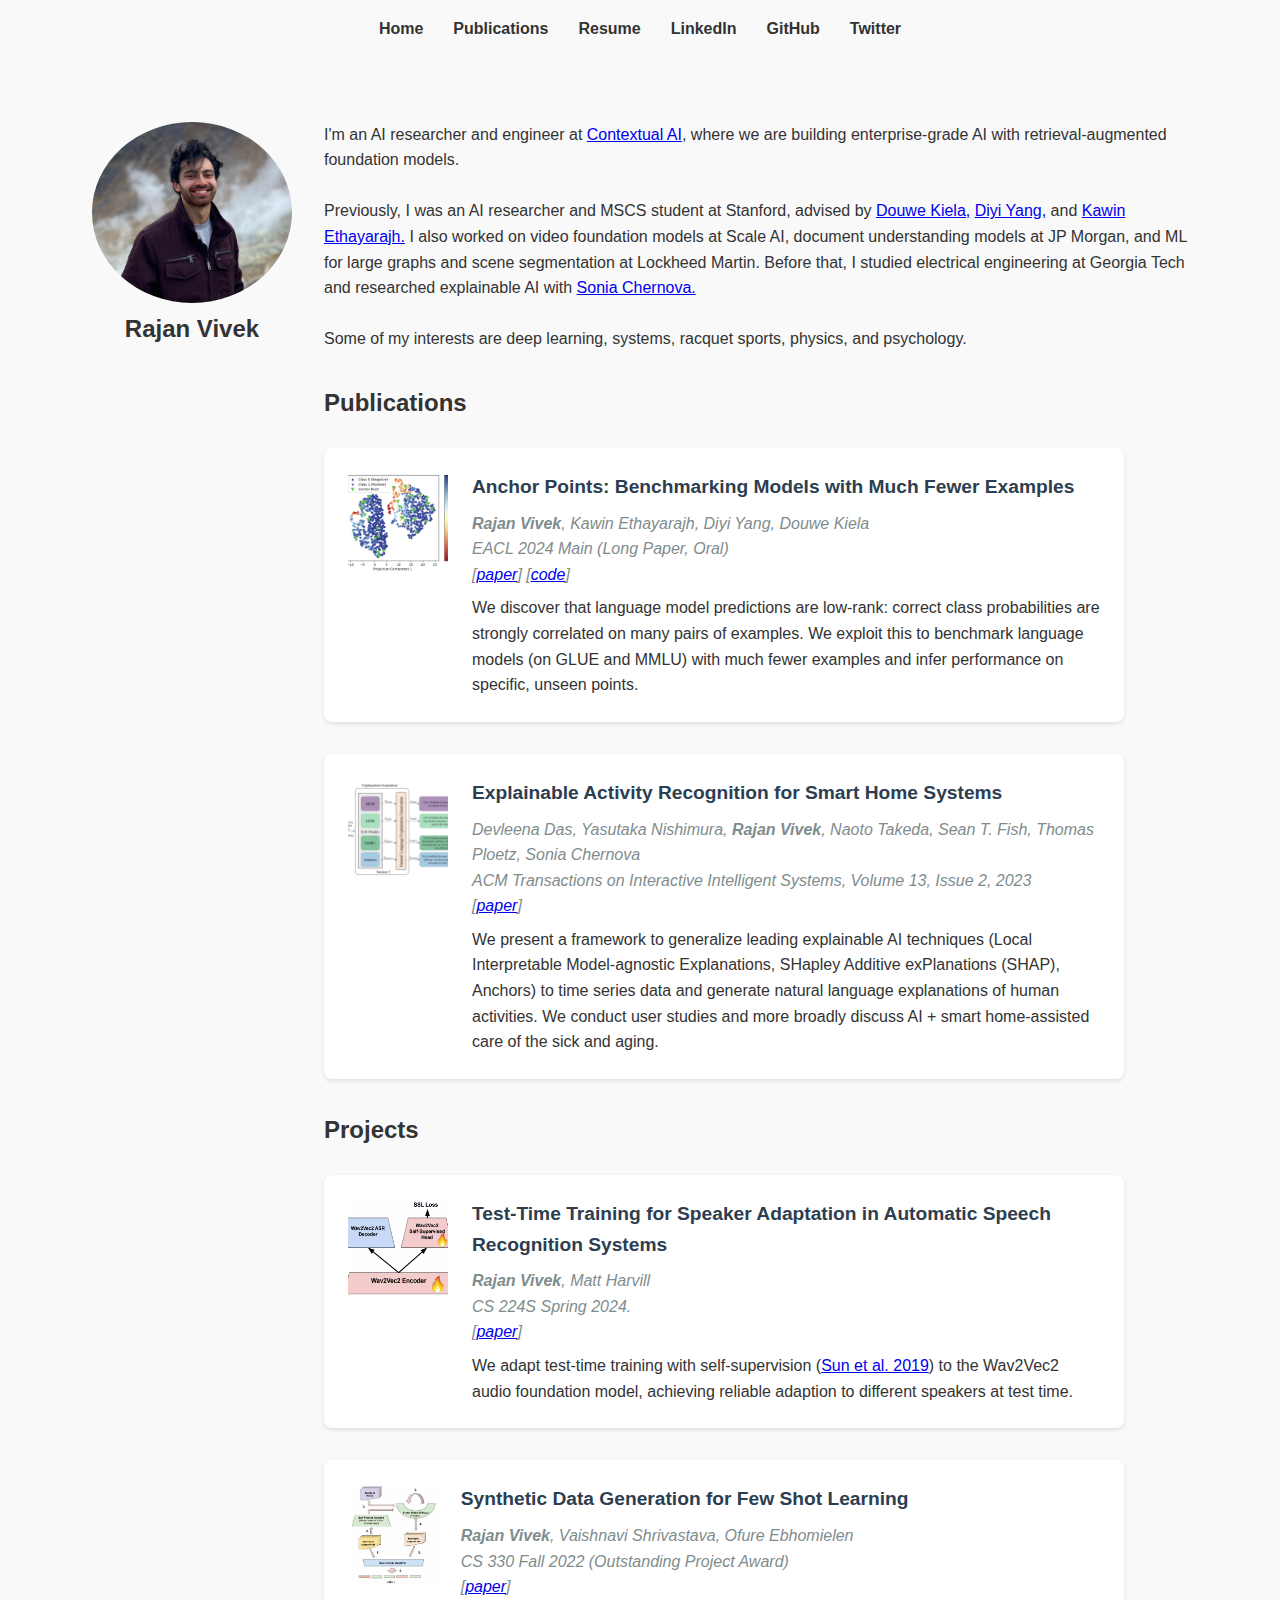
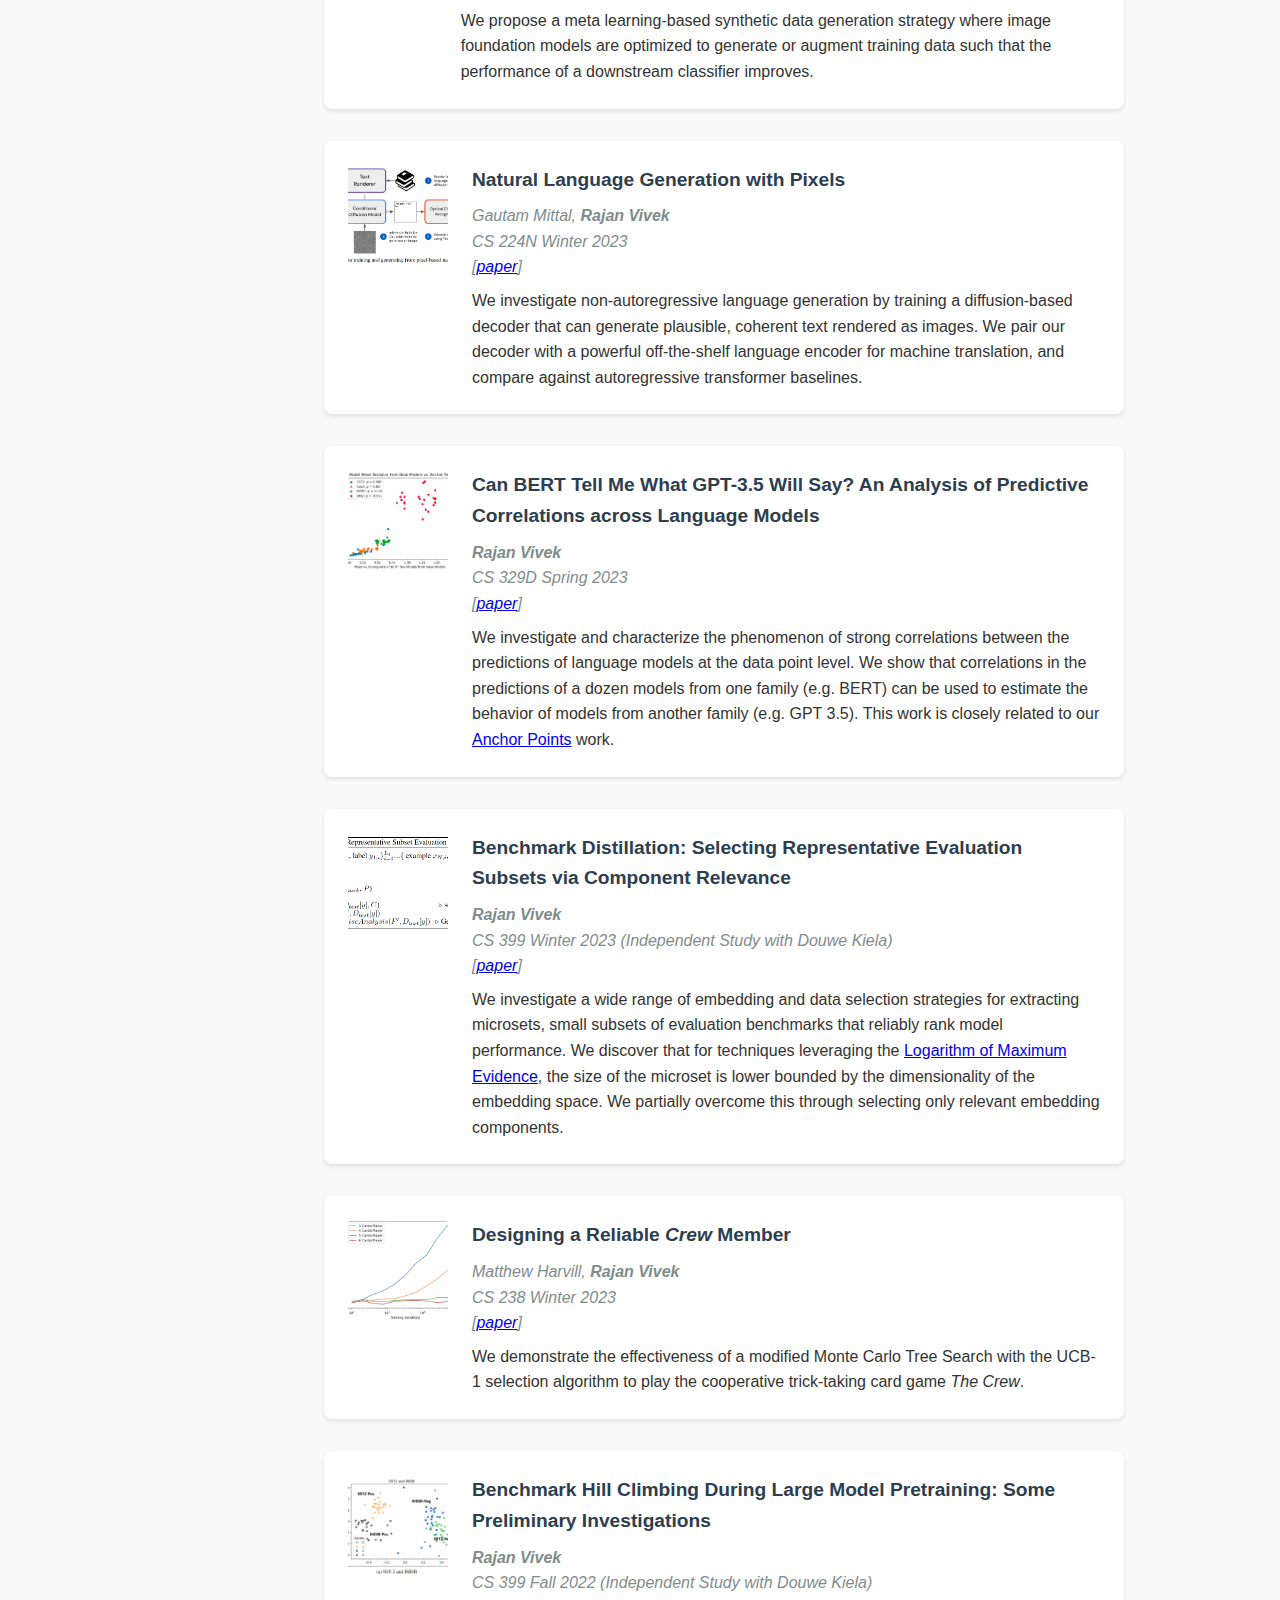
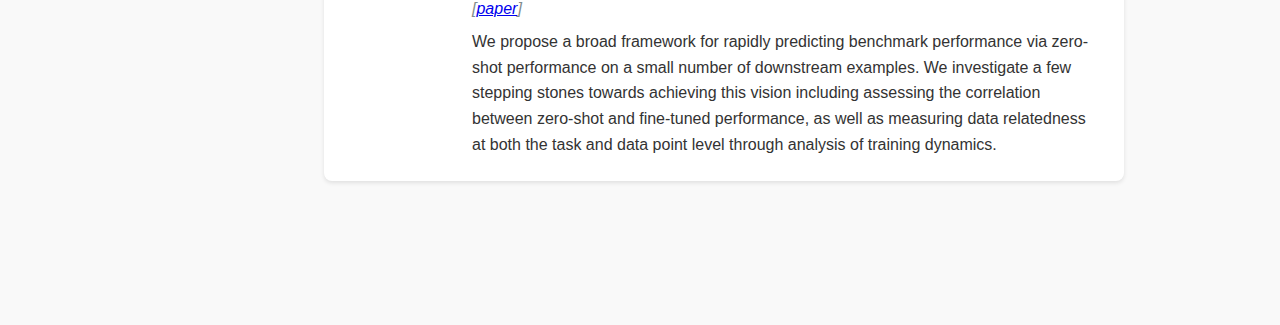
<file: index.html>
<!DOCTYPE html>
<html lang="en">
<head>
    <meta charset="UTF-8">
    <meta name="viewport" content="width=device-width, initial-scale=1.0">
    <title>Rajan - Machine Learning Researcher</title>
    <link rel="stylesheet" href="css/styles.css">
</head>
<body>
    <header>
        <nav>
            <ul>
                <li><a href="#home">Home</a></li>
                <li><a href="#publications">Publications</a></li>
                <li><a href="reports/RV_Resume_082024.pdf">Resume</a></li>
                <li><a href="https://www.linkedin.com/in/rajanvivek717/">LinkedIn</a></li>
                <li><a href="https://github.com/rvivek3">GitHub</a></li>
                <li><a href="https://x.com/rajan__vivek">Twitter</a></li>
            </ul>
        </nav>
    </header>

    <main>
        <section id="home" class="intro-section">
            <div class="profile-image">
                <img src="images/self-pic.jpg" alt="Rajan">
                <center>
                    <h2>Rajan Vivek</h2>
                </center>
            </div>
            <div class="content">
                <div class="intro-text">
                    <!-- <h1>Hi, I'm Rajan</h1> -->
                    <p>I'm an AI researcher and engineer at <a href="https://contextual.ai/">Contextual AI</a>, where we are building enterprise-grade AI with retrieval-augmented foundation models. </p>
                    <br>
                    <p>
                        Previously, I was an AI researcher and MSCS student at Stanford, advised by <a href="https://douwekiela.github.io">Douwe Kiela,</a> <a href="https://cs.stanford.edu/~diyiy/">Diyi Yang,</a> and <a href="https://kawine.github.io">Kawin Ethayarajh.</a> I also worked on video foundation models at Scale AI,
                        document understanding models at JP Morgan, and ML for large graphs and scene segmentation at Lockheed Martin. Before that, I studied electrical engineering at Georgia Tech and 
                        researched explainable AI with <a href="https://research.gatech.edu/sonia-chernova">Sonia Chernova.</a>
                    </p>
                    <br>
                    <p>
                        Some of my interests are deep learning, systems, racquet sports, physics, and psychology. 
                    </p>
                </div>
                <div id="publications">
                    <h2>Publications</h2>
                    <br>
                    <ul class="publications-list">
                        <li class="publication-item">
                            <img src="images/anchor_point.png" alt="Figure from Paper">
                            <div class="publication-details">
                                <h3>Anchor Points: Benchmarking Models with Much Fewer Examples</h3>
                                <p class="authors"><b>Rajan Vivek</b>, Kawin Ethayarajh, Diyi Yang, Douwe Kiela<br>EACL 2024 Main (Long Paper, Oral) <br> [<a href="https://arxiv.org/abs/2309.08638">paper</a>]  [<a href="https://github.com/rvivek3/AnchorPoints">code</a>]</p>
                                <!-- <p class="authors">EACL 2024 Long Paper (Oral)</p> -->
                                <p class="description">We discover that language model predictions are low-rank: correct class probabilities are strongly correlated on many pairs of examples. We exploit this to benchmark language models (on GLUE and MMLU) with much fewer examples and infer performance on specific, unseen points. </p>
                            </div>
                        </li>
                        <li class="publication-item">
                            <img src="images/EAR.png" alt="Figure from Paper">
                            <div class="publication-details">
                                <h3>Explainable Activity Recognition for Smart Home Systems</h3>
                                <p class="authors">Devleena Das, Yasutaka Nishimura, <b>Rajan Vivek</b>, Naoto Takeda, Sean T. Fish, Thomas Ploetz, Sonia Chernova <br> ACM Transactions on Interactive Intelligent Systems, Volume 13, Issue 2, 2023 <br>[<a href="https://dl.acm.org/doi/full/10.1145/3561533">paper</a>] </p>
                                <p class="description">We present a framework to generalize leading explainable AI techniques (Local Interpretable Model-agnostic Explanations, SHapley Additive exPlanations (SHAP), Anchors) to time series data and generate natural language explanations of human activities. We conduct user studies and more broadly discuss AI + smart home-assisted care of the sick and aging. </p>
                            </div>
                        </li>
                        
                        <!-- Add more publication items as needed -->
                    </ul>
                </div>

                <div id="Publications">
                    <h2>Projects</h2>
                    <br>
                    <ul class="publications-list">
                        <li class="publication-item">
                            <img src="images/TTT_ASR.png" alt="Figure from Paper">
                            <div class="publication-details">
                                <h3>Test-Time Training for Speaker Adaptation in Automatic Speech Recognition Systems</h3>
                                <p class="authors"><b>Rajan Vivek</b>, Matt Harvill<br>CS 224S Spring 2024. <br> [<a href="reports/CS224S_Project_Final_Report.pdf">paper</a>]</p>
                                <!-- <p class="authors">EACL 2024 Long Paper (Oral)</p> -->
                                <p class="description">We adapt test-time training with self-supervision (<a href="https://arxiv.org/abs/1909.13231">Sun et al. 2019</a>) to the Wav2Vec2 audio foundation model, achieving reliable adaption to different speakers at test time. </p>
                            </div>
                        <li class="publication-item">
                            <img src="images/cs330.png" alt="Figure from Paper">
                            <div class="publication-details">
                                <h3>Synthetic Data Generation for Few Shot Learning</h3>
                                <p class="authors"><b>Rajan Vivek</b>, Vaishnavi Shrivastava, Ofure Ebhomielen<br>CS 330 Fall 2022 (Outstanding Project Award) <br> [<a href="reports/CS330_Final_Report.pdf">paper</a>]</p>
                                <!-- <p class="authors">EACL 2024 Long Paper (Oral)</p> -->
                                <p class="description">We propose a meta learning-based synthetic data generation strategy where image foundation models are optimized to generate or augment training data such that the performance of a downstream classifier improves. </p>
                            </div>
                        </li>
                        <li class="publication-item">
                            <img src="images/NL_pixels.png" alt="Figure from Paper">
                            <div class="publication-details">
                                <h3>Natural Language Generation with Pixels</h3>
                                <p class="authors">Gautam Mittal, <b>Rajan Vivek</b><br>CS 224N Winter 2023<br> [<a href="reports/CS_224N__Final_Report.pdf">paper</a>]</p>
                                <!-- <p class="authors">EACL 2024 Long Paper (Oral)</p> -->
                                <p class="description">We investigate non-autoregressive language generation by training a diffusion-based decoder that can generate plausible, coherent text rendered as images. We pair our decoder with a powerful off-the-shelf language encoder for machine translation, and compare against autoregressive transformer baselines.</p>
                            </div>
                        </li>
                        <li class="publication-item">
                            <img src="images/AP_gen.png" alt="Figure from Paper">
                            <div class="publication-details">
                                <h3>Can BERT Tell Me What GPT-3.5 Will Say? An
                                    Analysis of Predictive Correlations across Language
                                    Models</h3>
                                <p class="authors"><b>Rajan Vivek</b><br>CS 329D Spring 2023<br> [<a href="reports/CS329D_Final_Project_Report.pdf">paper</a>]</p>
                                <!-- <p class="authors">EACL 2024 Long Paper (Oral)</p> -->
                                <p class="description">We investigate and characterize the phenomenon of strong correlations between the predictions of language models at the data point level. We show that correlations in the predictions of a dozen models from one family (e.g. BERT) can be used to estimate the behavior of models from another family (e.g. GPT 3.5). This work is closely related to our <a href="https://arxiv.org/abs/2309.08638">Anchor Points</a> work.</p>
                            </div>
                        </li>
                        <li class="publication-item">
                            <img src="images/benchmark_distillation.png" alt="Figure from Paper">
                            <div class="publication-details">
                                <h3>Benchmark Distillation: Selecting Representative
                                    Evaluation Subsets via Component Relevance</h3>
                                <p class="authors"><b>Rajan Vivek</b><br>CS 399 Winter 2023 (Independent Study with Douwe Kiela)<br> [<a href="reports/Winter_2023_Research_Report.pdf">paper</a>]</p>
                                <!-- <p class="authors">EACL 2024 Long Paper (Oral)</p> -->
                                <p class="description">We investigate a wide range of embedding and data selection strategies for extracting microsets, small subsets of evaluation benchmarks that reliably rank model performance. We discover that for techniques leveraging the <a href="https://arxiv.org/abs/2102.11005">Logarithm of Maximum Evidence</a>, the size of the microset is lower bounded by the dimensionality of the embedding space. We partially overcome this through selecting only relevant embedding components. </p>
                            </div>
                        </li>

                        <li class="publication-item">
                            <img src="images/mcts_agent.png" alt="Figure from Paper">
                            <div class="publication-details">
                                <h3>Designing a Reliable <em>Crew</em> Member</h3>
                                <p class="authors">Matthew Harvill, <b>Rajan Vivek</b><br>CS 238 Winter 2023<br> [<a href="reports/CS_238__Final_Report.pdf">paper</a>]</p>
                                <!-- <p class="authors">EACL 2024 Long Paper (Oral)</p> -->
                                <p class="description">We demonstrate the effectiveness of a modified Monte Carlo Tree Search with the UCB-1 selection algorithm to play the cooperative trick-taking card game <em>The Crew</em>.</p>
                            </div>
                        </li>

                        <li class="publication-item">
                            <img src="images/hillclimbing.png" alt="Figure from Paper">
                            <div class="publication-details">
                                <h3>Benchmark Hill Climbing During Large Model
                                    Pretraining: Some Preliminary Investigations</h3>
                                <p class="authors"><b>Rajan Vivek</b><br>CS 399 Fall 2022 (Independent Study with Douwe Kiela)<br> [<a href="reports/Fall_2022_Research_Report.pdf">paper</a>]</p>
                                <!-- <p class="authors">EACL 2024 Long Paper (Oral)</p> -->
                                <p class="description">We propose a broad framework for rapidly predicting benchmark performance via
                                    zero-shot performance on a small number of downstream examples. We investigate a few stepping stones towards
                                    achieving this vision including assessing the correlation between zero-shot and
                                    fine-tuned performance, as well as measuring data relatedness at both the task and
                                    data point level through analysis of training dynamics.</p>
                            </div>
                        </li>
                        
                        <!-- Add more publication items as needed -->
                    </ul>
                </div>
            </div>
        </section>
    </main>

    <!-- <footer>
        <p>&copy; 2024 Rajan. All rights reserved.</p>
    </footer> -->
</body>
</html>
</file>
<file: css/styles.css>
* {
    margin: 0;
    padding: 0;
    box-sizing: border-box;
}

body {
    font-family: 'Arial', sans-serif;
    line-height: 1.6;
    color: #333;
    max-width: 1200px;
    margin: 0 auto;
    padding: 0 20px;
    background-color: #f9f9f9;
}

header {
    padding: 1rem;
}

nav ul {
    list-style-type: none;
    display: flex;
    justify-content: center;
}

nav ul li {
    margin: 0 15px;
}

nav ul li a {
    text-decoration: none;
    color: #333;
    font-weight: bold;
}

main {
    padding: 2rem 0;
}

.intro-section {
    display: flex;
    margin-bottom: 3rem;
    padding: 2rem;
    border-radius: 8px;
}

.profile-image {
    flex: 0 0 200px;
    margin-right: 2rem;
}

.profile-image img {
    width: 100%;
    border-radius: 50%;
}

.content {
    flex: 1;
    display: flex;
    flex-direction: column;
    justify-content: space-between;
}

.intro-text {
    margin-bottom: 2rem;
}

h1 {
    font-size: 2.5rem;
    margin-bottom: 1rem;
    color: #2c3e50;
}

.publications-list ul {
    list-style-type: none;
    display: flex;
    flex-direction: column;
    align-items: center;
}

.publication-item {
    display: flex;
    margin-bottom: 2rem;
    background-color: #fff;
    padding: 1.5rem;
    border-radius: 8px;
    box-shadow: 0 2px 4px rgba(0,0,0,0.1);
    max-width: 800px;
    width: 100%;
}

.publication-item img {
    width: 100px;
    height: 100px;
    object-fit: cover;
    margin-right: 1.5rem;
    border-radius: 4px;
}

.publication-details h3 {
    font-size: 1.2rem;
    margin-bottom: 0.5rem;
    color: #2c3e50;
}

.authors {
    font-style: italic;
    margin-bottom: 0.5rem;
    color: #7f8c8d;
}

footer {
    text-align: center;
    padding: 1rem;
    margin-top: 2rem;
}

@media (max-width: 768px) {
    .intro-section {
        flex-direction: column;
    }

    .profile-image {
        margin-right: 0;
        margin-bottom: 1rem;
    }

    .content {
        text-align: center;
    }

    .publication-item {
        flex-direction: column;
        align-items: center;
        text-align: center;
    }

    .publication-item img {
        margin-right: 0;
        margin-bottom: 1rem;
    }
}
</file>
